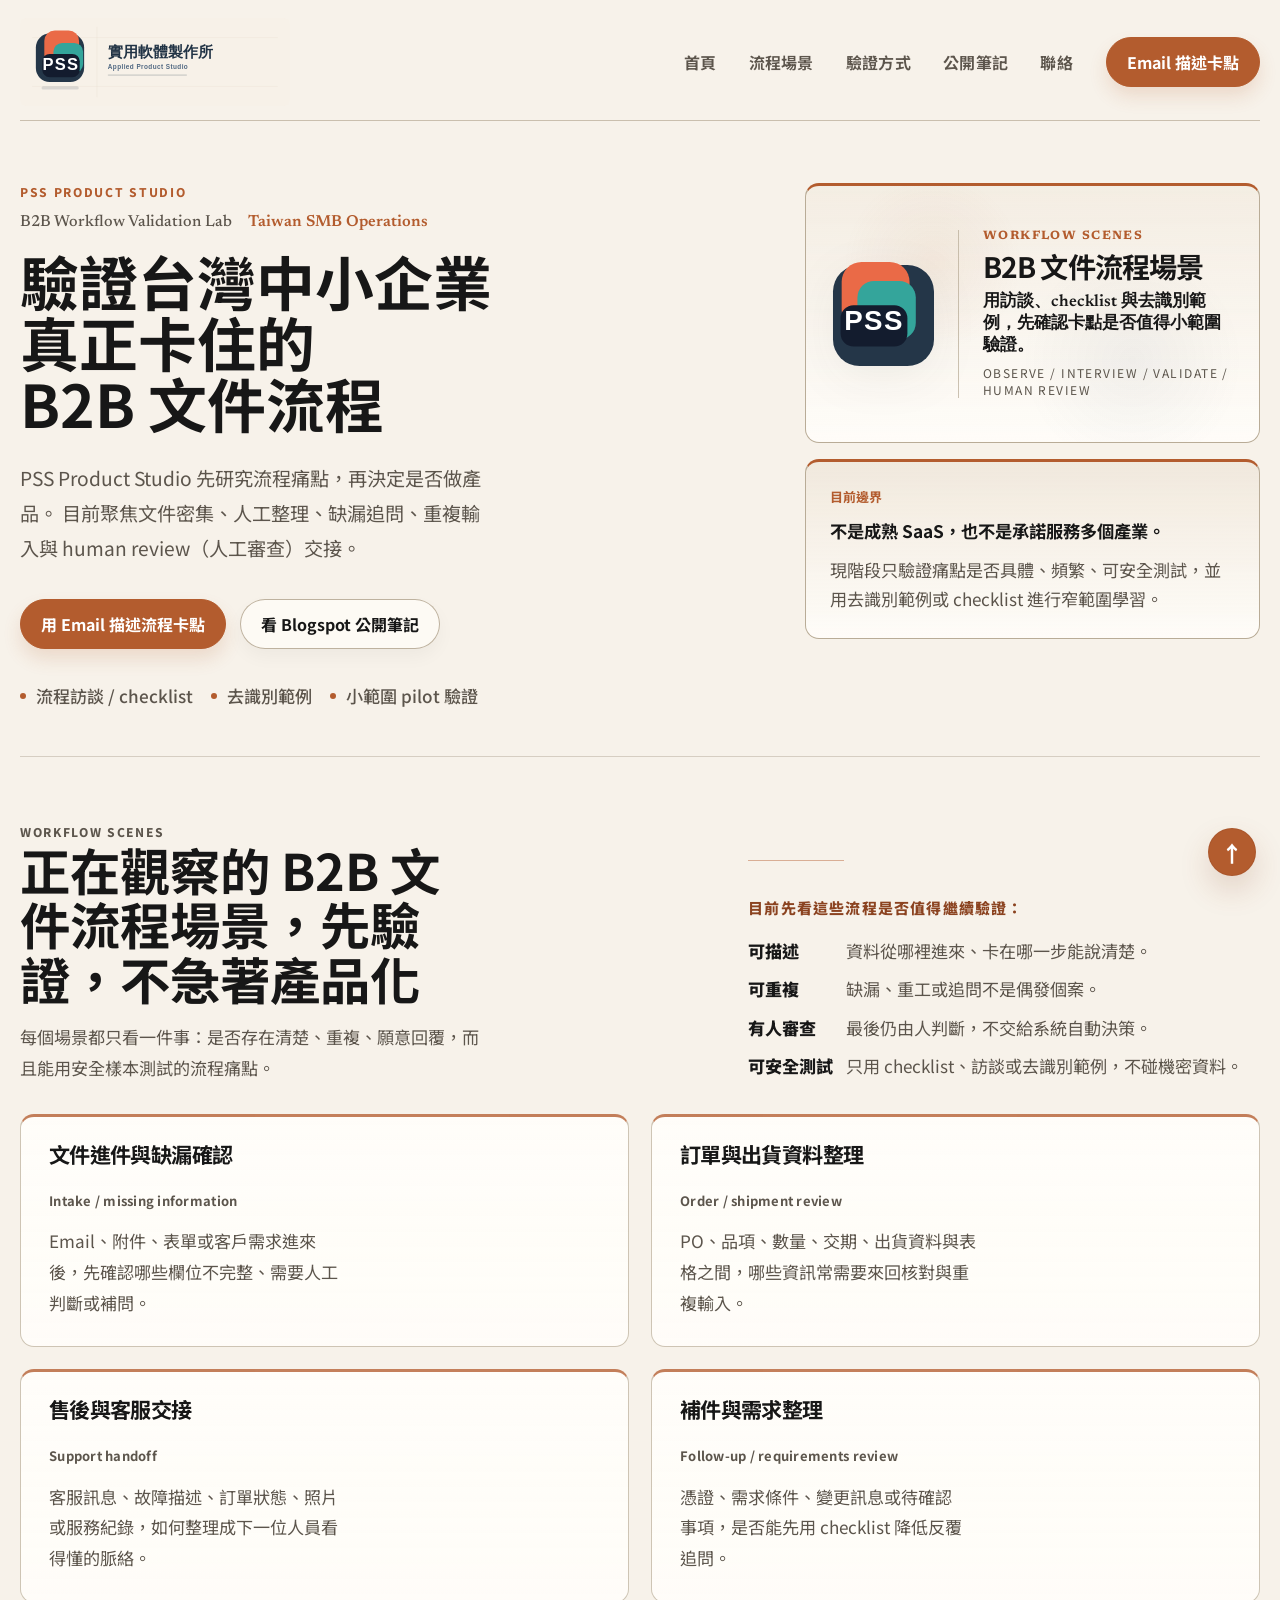
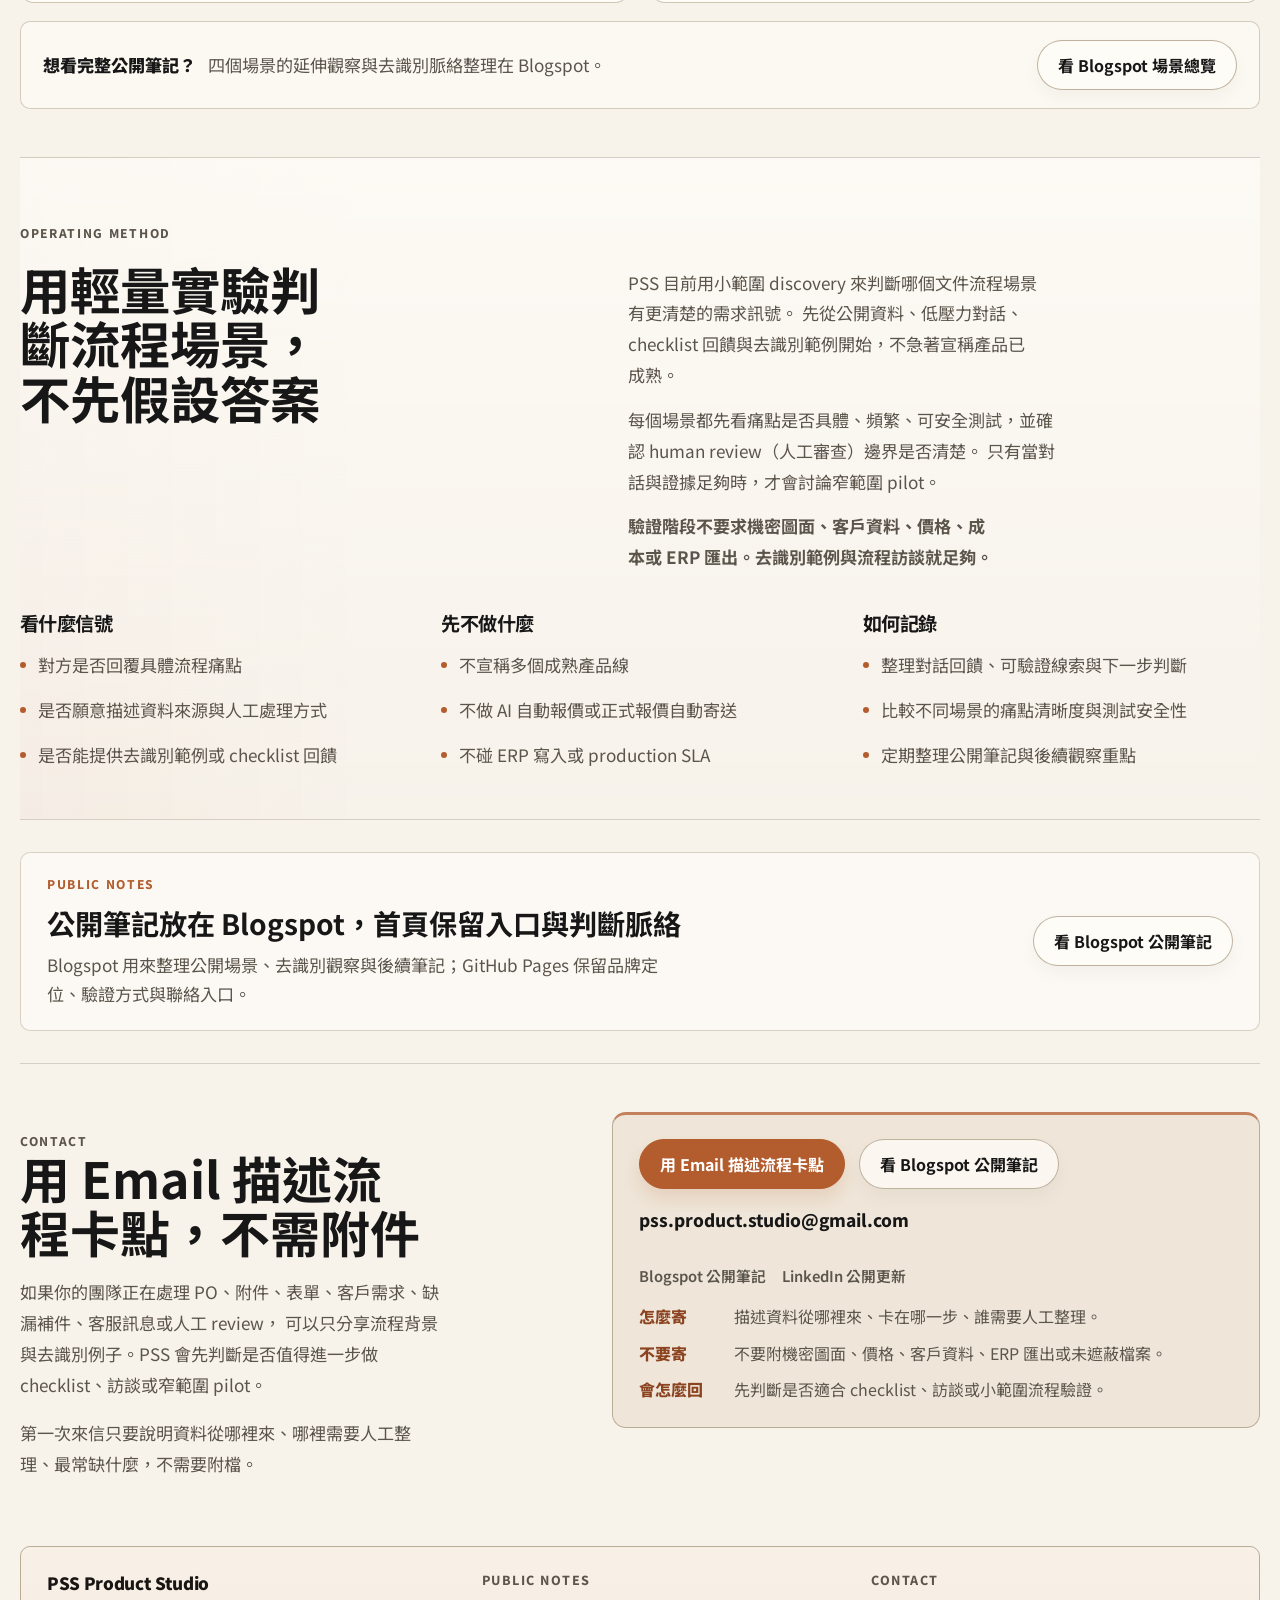
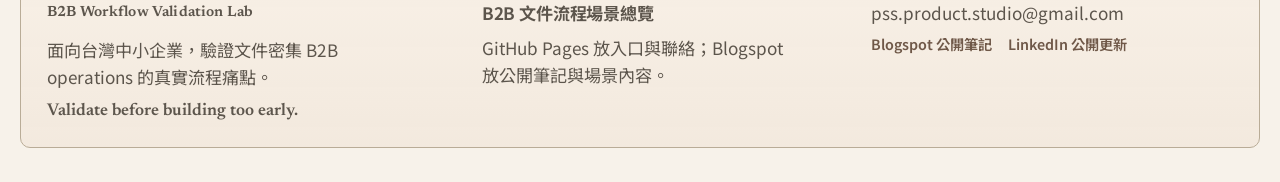
<file: docs/index.html>
<!DOCTYPE html>
<html lang="zh-Hant">
  <head>
    <meta charset="UTF-8" />
    <meta name="viewport" content="width=device-width, initial-scale=1.0" />
    <meta name="color-scheme" content="light only" />
    <meta name="supported-color-schemes" content="light" />
    <meta name="robots" content="index,follow" />
    <meta name="format-detection" content="telephone=no" />
    <title>PSS Product Studio | B2B Workflow Validation Lab</title>
    <meta
      name="description"
      content="PSS Product Studio 是面向台灣中小企業的 B2B Workflow Validation Lab，先驗證文件密集、人工整理、缺漏追問與人工審查交接的真實流程痛點。"
    />
    <meta property="og:site_name" content="PSS Product Studio" />
    <meta property="og:title" content="PSS Product Studio | B2B Workflow Validation Lab" />
    <meta
      property="og:description"
      content="面向台灣中小企業的 B2B workflow validation lab，記錄文件流程探索、訪談、checklist 與去識別範例的市場驗證。"
    />
    <meta property="og:type" content="website" />
    <meta property="og:locale" content="zh_TW" />
    <meta property="og:url" content="https://pssproductstudio.github.io/pss-brand-site/" />
    <meta
      property="og:image"
      content="https://pssproductstudio.github.io/pss-brand-site/assets/pss-ok2-cover-extended.png"
    />
    <meta property="og:image:alt" content="PSS Product Studio 封面圖" />
    <meta name="twitter:card" content="summary_large_image" />
    <meta name="twitter:title" content="PSS Product Studio | B2B Workflow Validation Lab" />
    <meta
      name="twitter:description"
      content="PSS Product Studio 驗證台灣中小企業的 B2B 文件流程痛點，先看卡點，再決定是否做產品。"
    />
    <meta
      name="twitter:image"
      content="https://pssproductstudio.github.io/pss-brand-site/assets/pss-ok2-cover-extended.png"
    />
    <meta name="twitter:image:alt" content="PSS Product Studio 封面圖" />
    <meta name="theme-color" content="#171717" />
    <meta name="apple-mobile-web-app-title" content="PSS" />
    <link rel="canonical" href="https://pssproductstudio.github.io/pss-brand-site/" />
    <link rel="preconnect" href="https://fonts.googleapis.com" />
    <link rel="preconnect" href="https://fonts.gstatic.com" crossorigin />
    <link
      rel="stylesheet"
      href="https://fonts.googleapis.com/css2?family=Newsreader:opsz,wght@6..72,500;6..72,600&family=Noto+Sans+TC:wght@400;500;700;900&display=swap"
    />
    <link rel="icon" type="image/svg+xml" href="./assets/pss-ok2-avatar.svg" />
    <link rel="icon" type="image/png" sizes="32x32" href="./assets/pss-ok2-favicon-32.png" />
    <link rel="icon" type="image/png" sizes="192x192" href="./assets/pss-ok2-favicon-192.png" />
    <link rel="apple-touch-icon" href="./assets/pss-ok2-favicon-192.png" />
    <link rel="manifest" href="./site.webmanifest" />
    <link rel="stylesheet" href="./styles.css?v=20260910-7" />
    <script type="application/ld+json">
      {
        "@context": "https://schema.org",
        "@type": "ProfessionalService",
        "name": "PSS Product Studio",
        "alternateName": "PSS 實用產品製作所",
        "url": "https://pssproductstudio.github.io/pss-brand-site/",
        "description": "B2B workflow validation lab for Taiwan SMB operations, focused on document-heavy workflow discovery and human review handoff.",
        "image": "https://pssproductstudio.github.io/pss-brand-site/assets/pss-ok2-cover-extended.png",
        "logo": "https://pssproductstudio.github.io/pss-brand-site/assets/pss-ok2-avatar.svg",
        "email": "pss.product.studio@gmail.com",
        "areaServed": "TW",
        "serviceType": [
          "B2B Workflow Validation",
          "Workflow Discovery",
          "Human Review Validation"
        ],
        "sameAs": [
          "https://pssproductstudio.blogspot.com/2026/09/b2b.html",
          "https://www.linkedin.com/in/%E5%AF%A6%E7%94%A8%E8%BB%9F%E9%AB%94%E8%A3%BD%E4%BD%9C%E6%89%80-pss-b6646b433/"
        ]
      }
    </script>
  </head>
  <body class="umbrella-home">
    <a class="skip-link" href="#main-content">跳到主要內容</a>
    <div class="site-shell">
      <div id="top"></div>
      <header class="site-header">
        <a class="brandmark" href="#top" aria-label="PSS 首頁">
          <img src="./assets/pss-ok2-primary-logo.svg" alt="PSS Product Studio" />
        </a>
        <nav class="main-nav" aria-label="主選單">
          <a href="#top">首頁</a>
          <a href="#lanes">流程場景</a>
          <a href="#method">驗證方式</a>
          <a href="#notes">公開筆記</a>
          <a href="#contact">聯絡</a>
        </nav>
        <a
          class="button button-primary header-cta"
          href="mailto:pss.product.studio@gmail.com?subject=Workflow%20Bottleneck%20-%20GitHub&body=%E6%82%A8%E5%A5%BD%20PSS%EF%BC%8C%0A%0A%E6%88%91%E6%83%B3%E5%88%86%E4%BA%AB%E4%B8%80%E5%80%8B%20B2B%20%E6%B5%81%E7%A8%8B%E5%8D%A1%E9%BB%9E%E3%80%82%0A%0A1.%20%E8%A1%8C%E6%A5%AD%20%2F%20%E5%9C%98%E9%9A%8A%EF%BC%9A%0A2.%20%E8%B3%87%E8%A8%8A%E5%BE%9E%E5%93%AA%E8%A3%A1%E9%80%B2%E4%BE%86%EF%BC%9A%0A3.%20%E7%8F%BE%E5%9C%A8%E8%A6%81%E4%BA%BA%E5%B7%A5%E6%95%B4%E7%90%86%E7%9A%84%E5%9C%B0%E6%96%B9%EF%BC%9A%0A4.%20%E6%9C%80%E5%B8%B8%E7%BC%BA%E5%B0%91%E6%88%96%E8%A6%81%E8%BF%BD%E5%95%8F%E7%9A%84%E8%B3%87%E8%A8%8A%EF%BC%9A%0A%0A%E8%AB%8B%E4%B8%8D%E8%A6%81%E5%AF%84%E9%80%81%E6%A9%9F%E5%AF%86%E5%9C%96%E9%9D%A2%E3%80%81%E5%83%B9%E6%A0%BC%E3%80%81%E5%AE%A2%E6%88%B6%E8%B3%87%E6%96%99%E3%80%81ERP%20%E5%B0%8E%E5%87%BA%E6%88%96%E6%9C%AA%E9%81%AE%E8%94%BD%E6%AA%94%E6%A1%88%E3%80%82"
          >Email 描述卡點</a
        >
      </header>

      <main id="main-content" tabindex="-1">
        <section class="hero section">
          <div class="hero-copy">
            <p class="eyebrow">PSS Product Studio</p>
            <p class="hero-meta">
              <span>B2B Workflow Validation Lab</span>
              <span>Taiwan SMB Operations</span>
            </p>
            <h1>
              <span class="hero-title-desktop">驗證台灣中小企業</span>
              <span class="hero-title-desktop">真正卡住的</span>
              <span class="hero-title-desktop">B2B 文件流程</span>
              <span class="hero-title-mobile">驗證台灣中小企業真正卡住的 B2B 文件流程</span>
            </h1>
            <p class="lead">
              PSS Product Studio 先研究流程痛點，再決定是否做產品。
              目前聚焦文件密集、人工整理、缺漏追問、重複輸入與 human review（人工審查）交接。
            </p>
            <div class="hero-actions">
              <a
                class="button button-primary"
                href="mailto:pss.product.studio@gmail.com?subject=Workflow%20Bottleneck%20-%20GitHub&body=%E6%82%A8%E5%A5%BD%20PSS%EF%BC%8C%0A%0A%E6%88%91%E6%83%B3%E5%88%86%E4%BA%AB%E4%B8%80%E5%80%8B%20B2B%20%E6%B5%81%E7%A8%8B%E5%8D%A1%E9%BB%9E%E3%80%82%0A%0A1.%20%E8%A1%8C%E6%A5%AD%20%2F%20%E5%9C%98%E9%9A%8A%EF%BC%9A%0A2.%20%E8%B3%87%E8%A8%8A%E5%BE%9E%E5%93%AA%E8%A3%A1%E9%80%B2%E4%BE%86%EF%BC%9A%0A3.%20%E7%8F%BE%E5%9C%A8%E8%A6%81%E4%BA%BA%E5%B7%A5%E6%95%B4%E7%90%86%E7%9A%84%E5%9C%B0%E6%96%B9%EF%BC%9A%0A4.%20%E6%9C%80%E5%B8%B8%E7%BC%BA%E5%B0%91%E6%88%96%E8%A6%81%E8%BF%BD%E5%95%8F%E7%9A%84%E8%B3%87%E8%A8%8A%EF%BC%9A%0A%0A%E8%AB%8B%E4%B8%8D%E8%A6%81%E5%AF%84%E9%80%81%E6%A9%9F%E5%AF%86%E5%9C%96%E9%9D%A2%E3%80%81%E5%83%B9%E6%A0%BC%E3%80%81%E5%AE%A2%E6%88%B6%E8%B3%87%E6%96%99%E3%80%81ERP%20%E5%B0%8E%E5%87%BA%E6%88%96%E6%9C%AA%E9%81%AE%E8%94%BD%E6%AA%94%E6%A1%88%E3%80%82"
                >用 Email 描述流程卡點</a
              >
              <a class="button button-secondary" href="https://pssproductstudio.blogspot.com/2026/09/b2b.html" target="_blank" rel="noopener">看 Blogspot 公開筆記</a>
            </div>
            <ul class="hero-points">
              <li>流程訪談 / checklist</li>
              <li>去識別範例</li>
              <li>小範圍 pilot 驗證</li>
            </ul>
          </div>

          <div class="hero-visual">
            <figure class="hero-figure">
              <div class="hero-brandplate">
                <img
                  class="hero-logo"
                  src="./assets/pss-ok2-icon-mark.svg"
                  alt="PSS Product Studio"
                  decoding="async"
                />
                <figcaption class="hero-brandcopy">
                  <p class="hero-brandeyebrow">Workflow scenes</p>
                  <strong>B2B 文件流程場景</strong>
                  <p class="hero-brandline">用訪談、checklist 與去識別範例，先確認卡點是否值得小範圍驗證。</p>
                  <p class="hero-brandservices">Observe / Interview / Validate / Human Review</p>
                </figcaption>
              </div>
            </figure>
            <article class="hero-note hero-note-accent">
              <p class="hero-note-label">目前邊界</p>
              <strong>不是成熟 SaaS，也不是承諾服務多個產業。</strong>
              <p class="hero-note-copy">
                現階段只驗證痛點是否具體、頻繁、可安全測試，並用去識別範例或 checklist 進行窄範圍學習。
              </p>
            </article>
          </div>
        </section>

        <section id="lanes" class="section">
          <div class="section-heading split-intro">
            <div>
              <p class="eyebrow">Workflow Scenes</p>
              <h2>正在觀察的 B2B 文件流程場景，先驗證，不急著產品化</h2>
              <p>
                每個場景都只看一件事：是否存在清楚、重複、願意回覆，而且能用安全樣本測試的流程痛點。
              </p>
            </div>
            <aside class="intro-checkpoints" aria-label="流程場景判斷點">
              <p>目前先看這些流程是否值得繼續驗證：</p>
              <ul>
                <li><strong>可描述</strong><span>資料從哪裡進來、卡在哪一步能說清楚。</span></li>
                <li><strong>可重複</strong><span>缺漏、重工或追問不是偶發個案。</span></li>
                <li><strong>有人審查</strong><span>最後仍由人判斷，不交給系統自動決策。</span></li>
                <li><strong>可安全測試</strong><span>只用 checklist、訪談或去識別範例，不碰機密資料。</span></li>
              </ul>
            </aside>
          </div>

          <div class="service-grid scene-grid">
            <article class="service-card">
              <h3>文件進件與缺漏確認</h3>
              <p class="card-kicker">Intake / missing information</p>
              <p>Email、附件、表單或客戶需求進來後，先確認哪些欄位不完整、需要人工判斷或補問。</p>
            </article>
            <article class="service-card">
              <h3>訂單與出貨資料整理</h3>
              <p class="card-kicker">Order / shipment review</p>
              <p>PO、品項、數量、交期、出貨資料與表格之間，哪些資訊常需要來回核對與重複輸入。</p>
            </article>
            <article class="service-card">
              <h3>售後與客服交接</h3>
              <p class="card-kicker">Support handoff</p>
              <p>客服訊息、故障描述、訂單狀態、照片或服務紀錄，如何整理成下一位人員看得懂的脈絡。</p>
            </article>
            <article class="service-card">
              <h3>補件與需求整理</h3>
              <p class="card-kicker">Follow-up / requirements review</p>
              <p>憑證、需求條件、變更訊息或待確認事項，是否能先用 checklist 降低反覆追問。</p>
            </article>
          </div>
          <div class="scene-followup">
            <p>
              <strong>想看完整公開筆記？</strong>
              <span>四個場景的延伸觀察與去識別脈絡整理在 Blogspot。</span>
            </p>
            <a class="button button-secondary" href="https://pssproductstudio.blogspot.com/2026/09/b2b.html" target="_blank" rel="noopener">看 Blogspot 場景總覽</a>
          </div>
        </section>

        <section id="method" class="section about-section">
          <div class="section-heading">
            <p class="eyebrow">Operating Method</p>
            <h2>用輕量實驗判斷流程場景，不先假設答案</h2>
            <div class="about-copy">
              <p>
                PSS 目前用小範圍 discovery 來判斷哪個文件流程場景有更清楚的需求訊號。
                先從公開資料、低壓力對話、checklist 回饋與去識別範例開始，不急著宣稱產品已成熟。
              </p>
              <p>
                每個場景都先看痛點是否具體、頻繁、可安全測試，並確認 human review（人工審查）邊界是否清楚。
                只有當對話與證據足夠時，才會討論窄範圍 pilot。
              </p>
              <p class="about-claim">
                驗證階段不要求機密圖面、客戶資料、價格、成本或 ERP 匯出。去識別範例與流程訪談就足夠。
              </p>
            </div>
          </div>

          <div class="three-column-grid">
            <article class="info-block">
              <h3>看什麼信號</h3>
              <ul class="plain-list">
                <li>對方是否回覆具體流程痛點</li>
                <li>是否願意描述資料來源與人工處理方式</li>
                <li>是否能提供去識別範例或 checklist 回饋</li>
              </ul>
            </article>
            <article class="info-block">
              <h3>先不做什麼</h3>
              <ul class="plain-list">
                <li>不宣稱多個成熟產品線</li>
                <li>不做 AI 自動報價或正式報價自動寄送</li>
                <li>不碰 ERP 寫入或 production SLA</li>
              </ul>
            </article>
            <article class="info-block">
              <h3>如何記錄</h3>
              <ul class="plain-list">
                <li>整理對話回饋、可驗證線索與下一步判斷</li>
                <li>比較不同場景的痛點清晰度與測試安全性</li>
                <li>定期整理公開筆記與後續觀察重點</li>
              </ul>
            </article>
          </div>
        </section>

        <section id="notes" class="section notes-section">
          <div class="notes-panel">
            <div>
              <p class="eyebrow">Public Notes</p>
              <h2>公開筆記放在 Blogspot，首頁保留入口與判斷脈絡</h2>
              <p>
                Blogspot 用來整理公開場景、去識別觀察與後續筆記；GitHub Pages 保留品牌定位、驗證方式與聯絡入口。
              </p>
            </div>
            <a class="button button-secondary" href="https://pssproductstudio.blogspot.com/2026/09/b2b.html" target="_blank" rel="noopener">看 Blogspot 公開筆記</a>
          </div>
        </section>

        <section id="contact" class="section contact-section">
          <div class="contact-copy">
            <p class="eyebrow">Contact</p>
            <h2>用 Email 描述流程卡點，不需附件</h2>
            <p>
              如果你的團隊正在處理 PO、附件、表單、客戶需求、缺漏補件、客服訊息或人工 review，
              可以只分享流程背景與去識別例子。PSS 會先判斷是否值得進一步做 checklist、訪談或窄範圍 pilot。
            </p>
            <p>
              第一次來信只要說明資料從哪裡來、哪裡需要人工整理、最常缺什麼，不需要附檔。
            </p>
          </div>

          <div class="contact-panel">
            <div class="contact-actions">
              <a
                class="button button-primary"
                href="mailto:pss.product.studio@gmail.com?subject=Workflow%20Bottleneck%20-%20GitHub&body=%E6%82%A8%E5%A5%BD%20PSS%EF%BC%8C%0A%0A%E6%88%91%E6%83%B3%E5%88%86%E4%BA%AB%E4%B8%80%E5%80%8B%20B2B%20%E6%B5%81%E7%A8%8B%E5%8D%A1%E9%BB%9E%E3%80%82%0A%0A1.%20%E8%A1%8C%E6%A5%AD%20%2F%20%E5%9C%98%E9%9A%8A%EF%BC%9A%0A2.%20%E8%B3%87%E8%A8%8A%E5%BE%9E%E5%93%AA%E8%A3%A1%E9%80%B2%E4%BE%86%EF%BC%9A%0A3.%20%E7%8F%BE%E5%9C%A8%E8%A6%81%E4%BA%BA%E5%B7%A5%E6%95%B4%E7%90%86%E7%9A%84%E5%9C%B0%E6%96%B9%EF%BC%9A%0A4.%20%E6%9C%80%E5%B8%B8%E7%BC%BA%E5%B0%91%E6%88%96%E8%A6%81%E8%BF%BD%E5%95%8F%E7%9A%84%E8%B3%87%E8%A8%8A%EF%BC%9A%0A%0A%E8%AB%8B%E4%B8%8D%E8%A6%81%E5%AF%84%E9%80%81%E6%A9%9F%E5%AF%86%E5%9C%96%E9%9D%A2%E3%80%81%E5%83%B9%E6%A0%BC%E3%80%81%E5%AE%A2%E6%88%B6%E8%B3%87%E6%96%99%E3%80%81ERP%20%E5%B0%8E%E5%87%BA%E6%88%96%E6%9C%AA%E9%81%AE%E8%94%BD%E6%AA%94%E6%A1%88%E3%80%82"
                >用 Email 描述流程卡點</a
              >
              <a class="button button-secondary" href="https://pssproductstudio.blogspot.com/2026/09/b2b.html" target="_blank" rel="noopener">看 Blogspot 公開筆記</a>
            </div>
            <p class="contact-email">
              <a href="mailto:pss.product.studio@gmail.com">pss.product.studio@gmail.com</a>
            </p>
            <div class="contact-socials" aria-label="公開連結">
              <a class="social-link" href="https://pssproductstudio.blogspot.com/2026/09/b2b.html" target="_blank" rel="noopener">Blogspot 公開筆記</a>
              <a class="social-link" href="https://www.linkedin.com/in/%E5%AF%A6%E7%94%A8%E8%BB%9F%E9%AB%94%E8%A3%BD%E4%BD%9C%E6%89%80-pss-b6646b433/" target="_blank" rel="noopener">LinkedIn 公開更新</a>
            </div>
            <div class="contact-guide" aria-label="第一次來信建議">
              <p><strong>怎麼寄</strong><span>描述資料從哪裡來、卡在哪一步、誰需要人工整理。</span></p>
              <p><strong>不要寄</strong><span>不要附機密圖面、價格、客戶資料、ERP 匯出或未遮蔽檔案。</span></p>
              <p><strong>會怎麼回</strong><span>先判斷是否適合 checklist、訪談或小範圍流程驗證。</span></p>
            </div>
          </div>
        </section>
      </main>

      <footer class="site-footer">
        <div class="footer-panel">
          <div class="footer-brand">
            <strong>PSS Product Studio</strong>
            <p class="footer-subtitle">B2B Workflow Validation Lab</p>
            <p class="footer-summary">面向台灣中小企業，驗證文件密集 B2B operations 的真實流程痛點。</p>
            <p class="footer-slogan">Validate before building too early.</p>
          </div>
          <div class="footer-bridge">
            <p class="footer-bridge-title">Public notes</p>
            <p class="footer-bridge-list">B2B 文件流程場景總覽</p>
            <p class="footer-bridge-copy">GitHub Pages 放入口與聯絡；Blogspot 放公開筆記與場景內容。</p>
          </div>
          <div class="footer-meta">
            <p class="footer-meta-title">Contact</p>
            <p><a href="mailto:pss.product.studio@gmail.com">pss.product.studio@gmail.com</a></p>
            <div class="footer-socials" aria-label="公開連結">
              <a class="social-link" href="https://pssproductstudio.blogspot.com/2026/09/b2b.html" target="_blank" rel="noopener">Blogspot 公開筆記</a>
              <a class="social-link" href="https://www.linkedin.com/in/%E5%AF%A6%E7%94%A8%E8%BB%9F%E9%AB%94%E8%A3%BD%E4%BD%9C%E6%89%80-pss-b6646b433/" target="_blank" rel="noopener">LinkedIn 公開更新</a>
            </div>
          </div>
        </div>
      </footer>
    </div>
    <a class="back-to-top" href="#top" aria-label="回到頁面頂端">↑</a>
    <script src="./script.js?v=20260910-1"></script>
  </body>
</html>
</file>
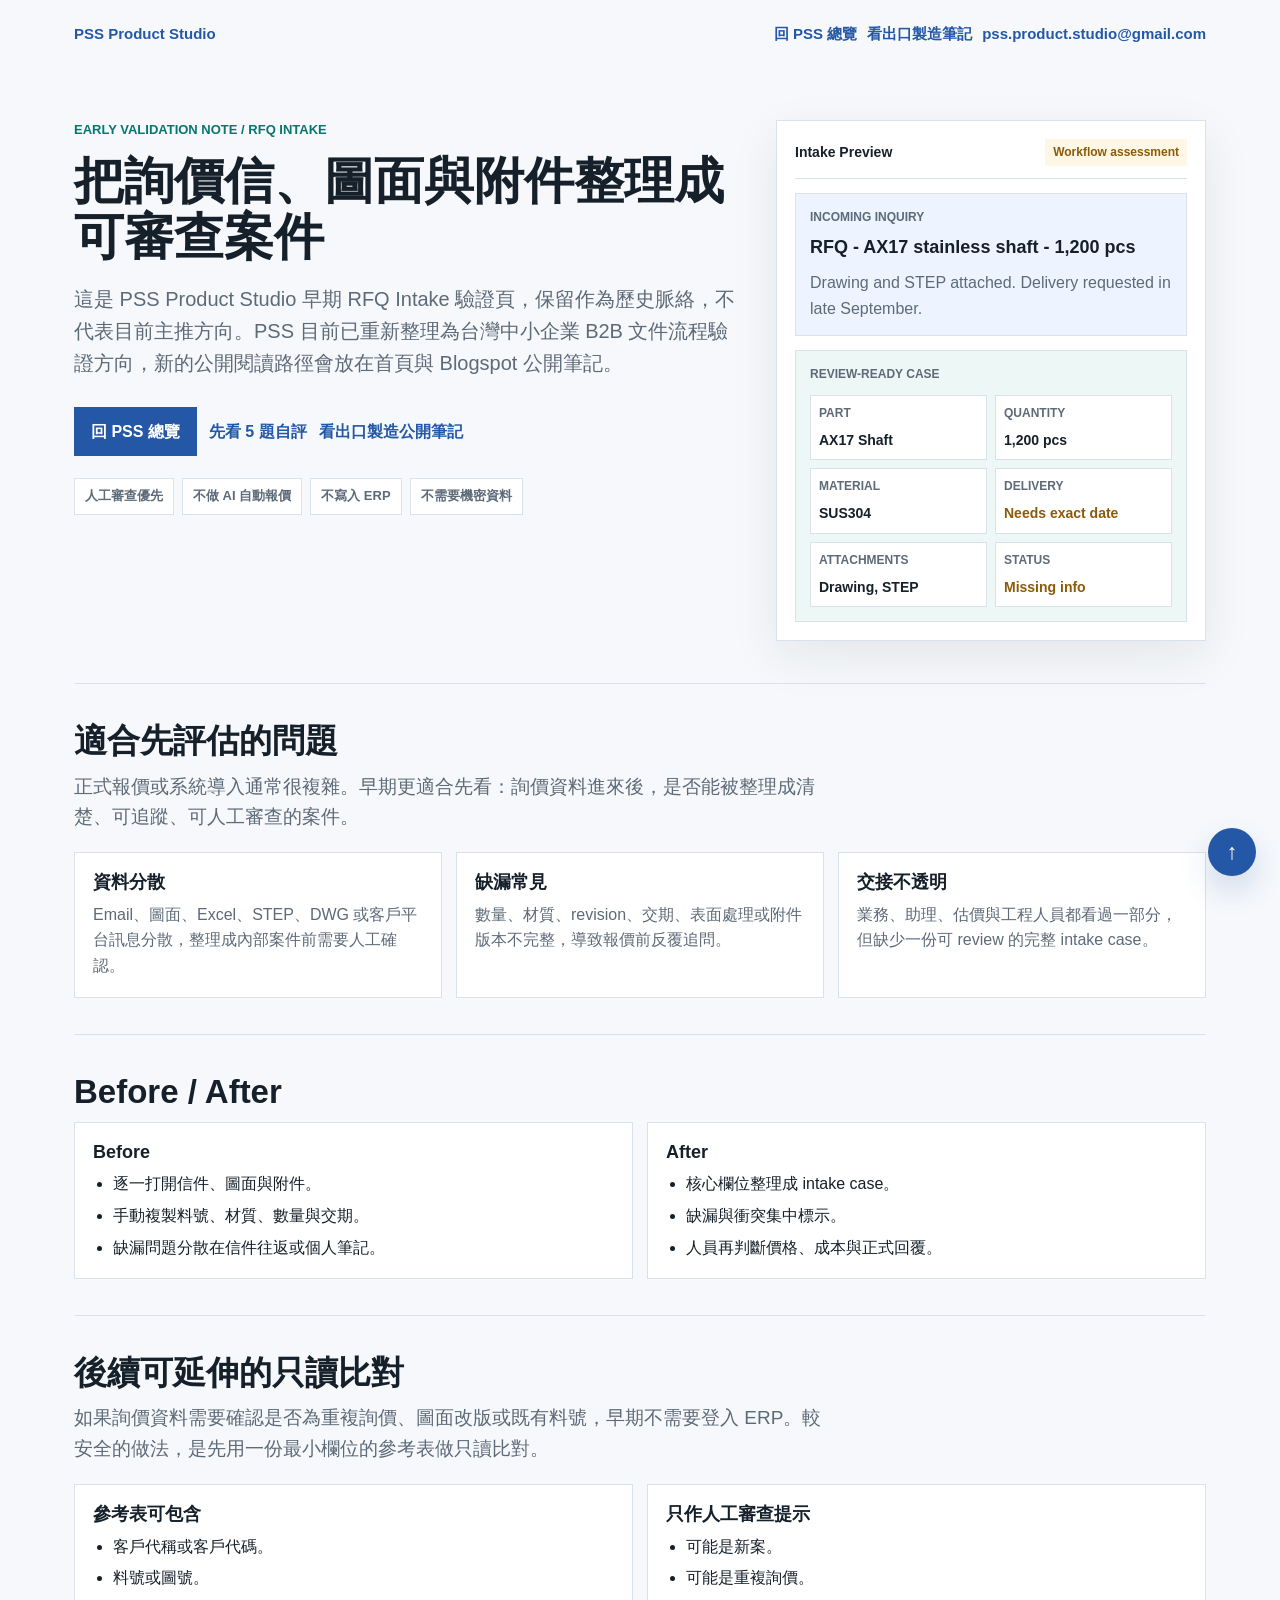
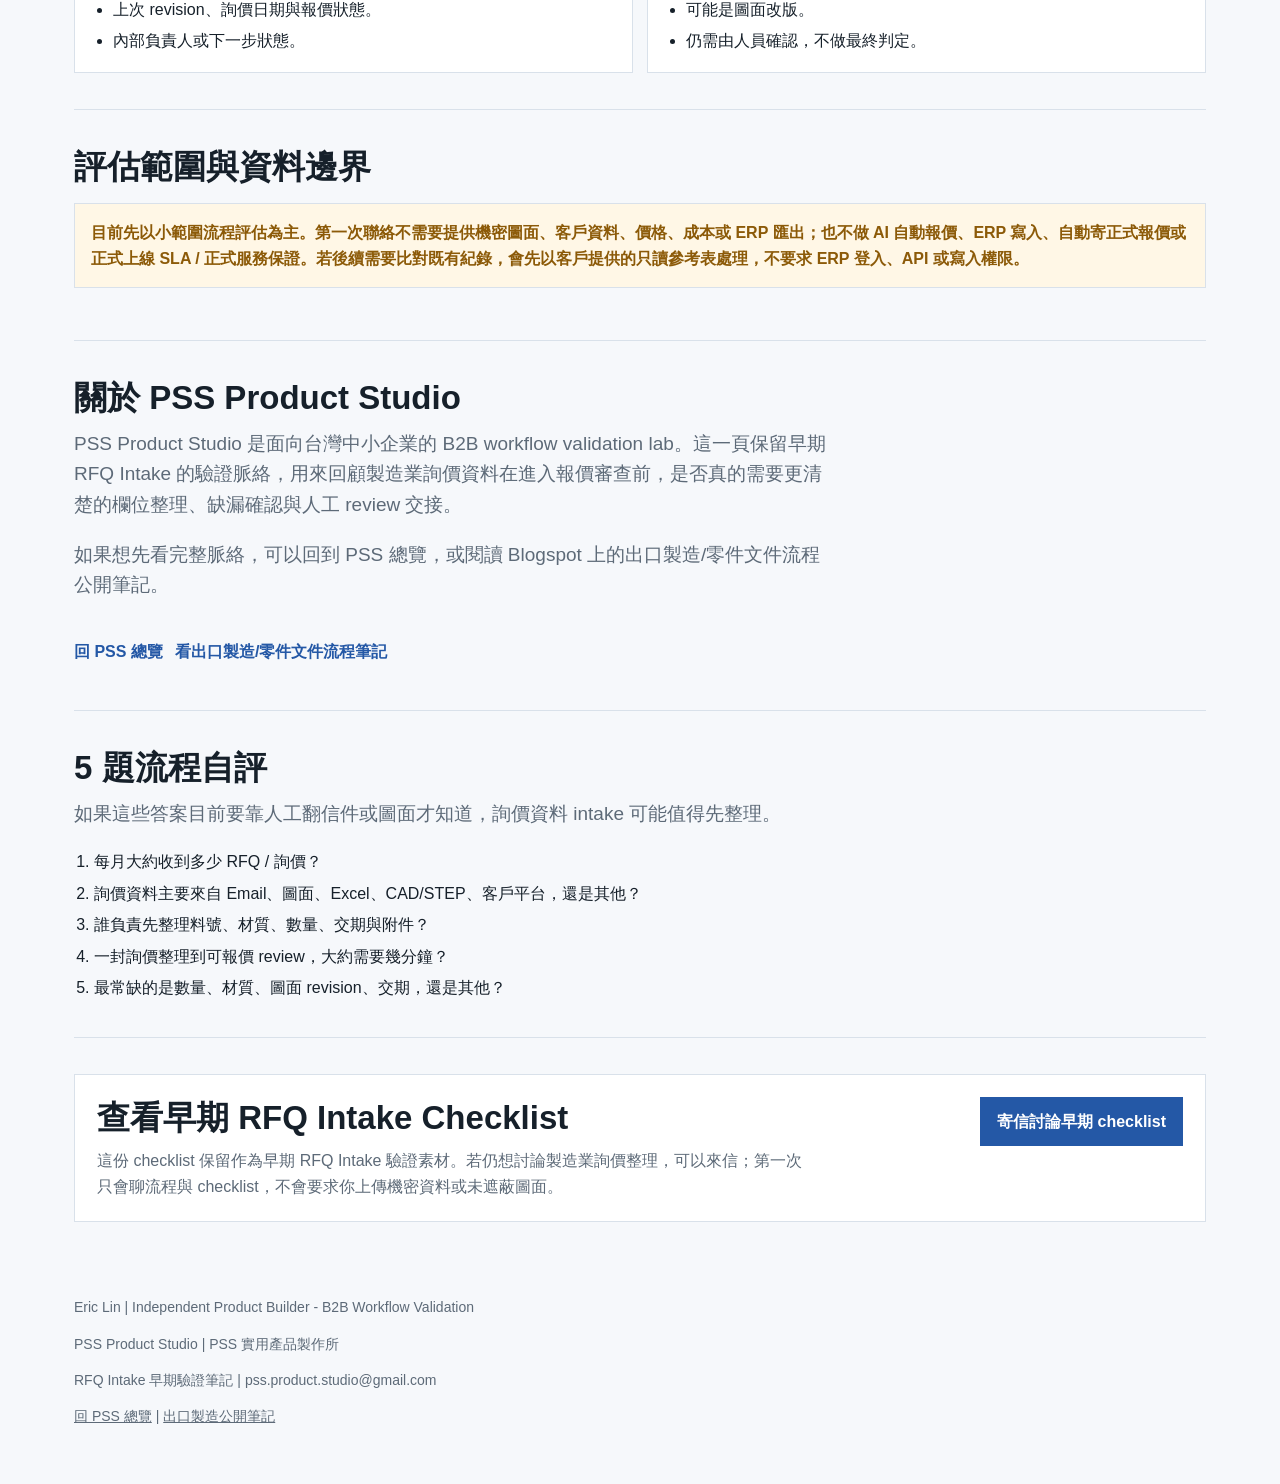
<file: docs/rfq-intake.html>
<!doctype html>
<html lang="zh-Hant">
<head>
  <meta charset="utf-8">
  <meta name="viewport" content="width=device-width, initial-scale=1">
  <meta name="color-scheme" content="light only">
  <meta name="supported-color-schemes" content="light">
  <title>RFQ Intake 早期驗證筆記 | PSS Product Studio</title>
  <meta name="description" content="PSS Product Studio 的早期 RFQ Intake 驗證筆記，保留製造業詢價資料整理、缺漏確認與人工 review 交接的歷史脈絡。">
  <link rel="canonical" href="https://pssproductstudio.github.io/pss-brand-site/rfq-intake.html">
  <meta property="og:title" content="RFQ Intake 早期驗證筆記 | PSS Product Studio">
  <meta property="og:description" content="保留早期 RFQ Intake 驗證脈絡：詢價信、圖面、附件、缺漏確認與人工 review 交接。">
  <meta property="og:type" content="website">
  <meta property="og:locale" content="zh_TW">
  <meta property="og:url" content="https://pssproductstudio.github.io/pss-brand-site/rfq-intake.html">
  <meta property="og:image" content="https://pssproductstudio.github.io/pss-brand-site/assets/pss-ok2-cover-extended.png">
  <meta property="og:image:alt" content="PSS Product Studio RFQ Intake 封面圖">
  <meta name="twitter:card" content="summary_large_image">
  <meta name="twitter:title" content="RFQ Intake 早期驗證筆記 | PSS Product Studio">
  <meta name="twitter:description" content="PSS Product Studio 的早期 RFQ Intake 驗證筆記，保留詢價資料整理與人工 review 的歷史脈絡。">
  <meta name="twitter:image" content="https://pssproductstudio.github.io/pss-brand-site/assets/pss-ok2-cover-extended.png">
  <meta name="twitter:image:alt" content="PSS Product Studio RFQ Intake 封面圖">
  <link rel="icon" type="image/svg+xml" href="./assets/pss-ok2-avatar.svg">
  <link rel="icon" type="image/png" sizes="32x32" href="./assets/pss-ok2-favicon-32.png">
  <link rel="icon" type="image/png" sizes="192x192" href="./assets/pss-ok2-favicon-192.png">
  <link rel="apple-touch-icon" href="./assets/pss-ok2-favicon-192.png">
  <style>
    :root {
      color-scheme: light only;
      --bg: #f6f8fb;
      --paper: #ffffff;
      --ink: #16202a;
      --muted: #5d6a78;
      --line: #d9e1ea;
      --blue: #2458a6;
      --blue-soft: #edf4ff;
      --teal: #08756f;
      --teal-soft: #edf8f6;
      --amber: #8c5a08;
      --amber-soft: #fff7e6;
      --shadow: 0 16px 46px rgba(22, 32, 42, .08);
    }

    * {
      box-sizing: border-box;
    }

    body {
      background: var(--bg);
      color: var(--ink);
      color-scheme: light only;
      font-family: Arial, "Noto Sans TC", "Microsoft JhengHei", sans-serif;
      line-height: 1.6;
      margin: 0;
    }

    a {
      color: inherit;
    }

    .wrap {
      margin: 0 auto;
      max-width: 1180px;
      padding: 0 24px;
    }

    .nav {
      align-items: center;
      display: flex;
      justify-content: space-between;
      padding: 22px 0;
    }

    .brand {
      font-size: 16px;
      font-weight: 800;
    }

    .nav a {
      color: var(--blue);
      font-size: 15px;
      font-weight: 700;
      text-decoration: none;
    }

    .nav-actions {
      align-items: center;
      display: flex;
      flex-wrap: wrap;
      gap: 10px;
      justify-content: flex-end;
    }

    .nav-home {
      color: var(--blue);
      font-weight: 800;
      text-decoration: none;
    }

    .hero {
      display: grid;
      gap: 40px;
      grid-template-columns: minmax(0, 1fr) 430px;
      padding: 52px 0 42px;
    }

    .eyebrow {
      color: var(--teal);
      font-size: 13px;
      font-weight: 800;
      letter-spacing: 0;
      margin: 0 0 12px;
      text-transform: uppercase;
    }

    h1 {
      font-size: 50px;
      letter-spacing: 0;
      line-height: 1.12;
      margin: 0 0 18px;
      max-width: 700px;
    }

    .lead {
      color: var(--muted);
      font-size: 20px;
      margin: 0;
      max-width: 700px;
    }

    .actions {
      align-items: center;
      display: flex;
      flex-wrap: wrap;
      gap: 12px;
      margin-top: 28px;
    }

    .button {
      background: var(--blue);
      color: #ffffff;
      display: inline-block;
      font-weight: 800;
      padding: 12px 17px;
      text-decoration: none;
    }

    .text-link {
      color: var(--blue);
      font-weight: 800;
      padding: 10px 0;
      text-decoration: none;
    }

    .trust-row {
      display: flex;
      flex-wrap: wrap;
      gap: 8px;
      margin-top: 22px;
    }

    .trust-row span {
      background: var(--paper);
      border: 1px solid var(--line);
      color: var(--muted);
      font-size: 13px;
      font-weight: 800;
      padding: 7px 10px;
    }

    .preview {
      background: var(--paper);
      border: 1px solid var(--line);
      box-shadow: var(--shadow);
      padding: 18px;
    }

    .preview-top {
      align-items: center;
      border-bottom: 1px solid var(--line);
      display: flex;
      justify-content: space-between;
      padding-bottom: 12px;
    }

    .preview-title {
      font-size: 14px;
      font-weight: 800;
    }

    .preview-note {
      background: var(--amber-soft);
      color: var(--amber);
      font-size: 12px;
      font-weight: 800;
      padding: 4px 8px;
    }

    .mail-preview {
      background: var(--blue-soft);
      border: 1px solid var(--line);
      margin-top: 14px;
      padding: 14px;
    }

    .case-preview {
      background: var(--teal-soft);
      border: 1px solid var(--line);
      margin-top: 14px;
      padding: 14px;
    }

    .label {
      color: var(--muted);
      display: block;
      font-size: 12px;
      font-weight: 800;
      margin-bottom: 6px;
      text-transform: uppercase;
    }

    .subject {
      font-size: 18px;
      font-weight: 800;
      margin: 0 0 8px;
    }

    .small {
      color: var(--muted);
      margin: 0;
    }

    .fields {
      display: grid;
      gap: 8px;
      grid-template-columns: 1fr 1fr;
      margin-top: 10px;
    }

    .field {
      background: var(--paper);
      border: 1px solid var(--line);
      min-height: 62px;
      padding: 8px;
    }

    .field b {
      display: block;
      font-size: 14px;
      margin-top: 2px;
    }

    .missing {
      color: var(--amber);
    }

    section {
      border-top: 1px solid var(--line);
      padding: 36px 0;
    }

    h2 {
      font-size: 33px;
      letter-spacing: 0;
      line-height: 1.25;
      margin: 0 0 10px;
    }

    .section-lead {
      color: var(--muted);
      font-size: 19px;
      margin: 0 0 20px;
      max-width: 760px;
    }

    .cards {
      display: grid;
      gap: 14px;
      grid-template-columns: repeat(3, 1fr);
    }

    .card,
    .panel {
      background: var(--paper);
      border: 1px solid var(--line);
      padding: 18px;
    }

    .card h3,
    .panel h3 {
      font-size: 18px;
      line-height: 1.25;
      margin: 0 0 8px;
    }

    .card p {
      color: var(--muted);
      margin: 0;
    }

    .two {
      display: grid;
      gap: 14px;
      grid-template-columns: 1fr 1fr;
    }

    ul,
    ol {
      margin: 0;
      padding-left: 20px;
    }

    li + li {
      margin-top: 6px;
    }

    .scope {
      background: var(--amber-soft);
      border: 1px solid var(--line);
      color: var(--amber);
      font-weight: 700;
      padding: 16px;
    }

    .cta {
      align-items: start;
      background: var(--paper);
      border: 1px solid var(--line);
      display: grid;
      gap: 18px;
      grid-template-columns: minmax(0, 1fr) auto;
      padding: 22px;
    }

    .cta p {
      color: var(--muted);
      margin: 0;
      max-width: 720px;
    }

    footer {
      color: var(--muted);
      font-size: 14px;
      padding: 24px 0 42px;
    }

    .back-to-top {
      align-items: center;
      background: var(--blue);
      border-radius: 999px;
      bottom: 24px;
      box-shadow: 0 14px 30px rgba(36, 88, 166, .18);
      color: #fff;
      display: inline-flex;
      font-size: 22px;
      font-weight: 800;
      height: 48px;
      justify-content: center;
      line-height: 1;
      position: fixed;
      right: 24px;
      text-decoration: none;
      width: 48px;
      z-index: 20;
    }

    .back-to-top:hover,
    .back-to-top:focus-visible {
      background: #173f7e;
      transform: translateY(-2px);
    }

    @media (max-width: 900px) {
      .hero,
      .cards,
      .two,
      .cta {
        grid-template-columns: 1fr;
      }

      h1 {
        font-size: 38px;
      }

      .preview {
        max-width: 560px;
      }
    }

    @media (max-width: 560px) {
      .wrap {
        padding: 0 18px;
      }

      .nav {
        align-items: flex-start;
        flex-direction: column;
        gap: 8px;
      }

      h1 {
        font-size: 33px;
      }

      h2 {
        font-size: 25px;
      }

      .lead,
      .section-lead {
        font-size: 17px;
      }

      .actions {
        align-items: stretch;
        flex-direction: column;
      }

      .button,
      .text-link {
        text-align: center;
        width: 100%;
      }

      .back-to-top {
        bottom: 14px;
        font-size: 20px;
        height: 42px;
        right: 14px;
        width: 42px;
      }

      .fields {
        grid-template-columns: 1fr;
      }
    }
  </style>
</head>
<body>
  <div id="top"></div>
  <div class="wrap">
    <nav class="nav" aria-label="Page header">
      <a class="brand nav-home" href="./">PSS Product Studio</a>
      <div class="nav-actions">
        <a href="./">回 PSS 總覽</a>
        <a href="https://pssproductstudio.blogspot.com/2026/09/blog-post.html" target="_blank" rel="noopener">看出口製造筆記</a>
        <a href="mailto:pss.product.studio@gmail.com">pss.product.studio@gmail.com</a>
      </div>
    </nav>

    <header class="hero">
      <div>
        <p class="eyebrow">Early Validation Note / RFQ Intake</p>
        <h1>把詢價信、圖面與附件整理成可審查案件</h1>
        <p class="lead">這是 PSS Product Studio 早期 RFQ Intake 驗證頁，保留作為歷史脈絡，不代表目前主推方向。PSS 目前已重新整理為台灣中小企業 B2B 文件流程驗證方向，新的公開閱讀路徑會放在首頁與 Blogspot 公開筆記。</p>
        <div class="actions">
          <a class="button" href="./">回 PSS 總覽</a>
          <a class="text-link" href="#questions">先看 5 題自評</a>
          <a class="text-link" href="https://pssproductstudio.blogspot.com/2026/09/blog-post.html" target="_blank" rel="noopener">看出口製造公開筆記</a>
        </div>
        <div class="trust-row" aria-label="Assessment boundaries">
          <span>人工審查優先</span>
          <span>不做 AI 自動報價</span>
          <span>不寫入 ERP</span>
          <span>不需要機密資料</span>
        </div>
      </div>

      <aside class="preview" aria-label="Inquiry intake preview">
        <div class="preview-top">
          <span class="preview-title">Intake Preview</span>
          <span class="preview-note">Workflow assessment</span>
        </div>
        <div class="mail-preview">
          <span class="label">Incoming inquiry</span>
          <p class="subject">RFQ - AX17 stainless shaft - 1,200 pcs</p>
          <p class="small">Drawing and STEP attached. Delivery requested in late September.</p>
        </div>
        <div class="case-preview">
          <span class="label">Review-ready case</span>
          <div class="fields">
            <div class="field"><span class="label">Part</span><b>AX17 Shaft</b></div>
            <div class="field"><span class="label">Quantity</span><b>1,200 pcs</b></div>
            <div class="field"><span class="label">Material</span><b>SUS304</b></div>
            <div class="field"><span class="label">Delivery</span><b class="missing">Needs exact date</b></div>
            <div class="field"><span class="label">Attachments</span><b>Drawing, STEP</b></div>
            <div class="field"><span class="label">Status</span><b class="missing">Missing info</b></div>
          </div>
        </div>
      </aside>
    </header>

    <main>
      <section>
        <h2>適合先評估的問題</h2>
        <p class="section-lead">正式報價或系統導入通常很複雜。早期更適合先看：詢價資料進來後，是否能被整理成清楚、可追蹤、可人工審查的案件。</p>
        <div class="cards">
          <article class="card">
            <h3>資料分散</h3>
            <p>Email、圖面、Excel、STEP、DWG 或客戶平台訊息分散，整理成內部案件前需要人工確認。</p>
          </article>
          <article class="card">
            <h3>缺漏常見</h3>
            <p>數量、材質、revision、交期、表面處理或附件版本不完整，導致報價前反覆追問。</p>
          </article>
          <article class="card">
            <h3>交接不透明</h3>
            <p>業務、助理、估價與工程人員都看過一部分，但缺少一份可 review 的完整 intake case。</p>
          </article>
        </div>
      </section>

      <section>
        <h2>Before / After</h2>
        <div class="two">
          <div class="panel">
            <h3>Before</h3>
            <ul>
              <li>逐一打開信件、圖面與附件。</li>
              <li>手動複製料號、材質、數量與交期。</li>
              <li>缺漏問題分散在信件往返或個人筆記。</li>
            </ul>
          </div>
          <div class="panel">
            <h3>After</h3>
            <ul>
              <li>核心欄位整理成 intake case。</li>
              <li>缺漏與衝突集中標示。</li>
              <li>人員再判斷價格、成本與正式回覆。</li>
            </ul>
          </div>
        </div>
      </section>

      <section>
        <h2>後續可延伸的只讀比對</h2>
        <p class="section-lead">如果詢價資料需要確認是否為重複詢價、圖面改版或既有料號，早期不需要登入 ERP。較安全的做法，是先用一份最小欄位的參考表做只讀比對。</p>
        <div class="two">
          <div class="panel">
            <h3>參考表可包含</h3>
            <ul>
              <li>客戶代稱或客戶代碼。</li>
              <li>料號或圖號。</li>
              <li>上次 revision、詢價日期與報價狀態。</li>
              <li>內部負責人或下一步狀態。</li>
            </ul>
          </div>
          <div class="panel">
            <h3>只作人工審查提示</h3>
            <ul>
              <li>可能是新案。</li>
              <li>可能是重複詢價。</li>
              <li>可能是圖面改版。</li>
              <li>仍需由人員確認，不做最終判定。</li>
            </ul>
          </div>
        </div>
      </section>

      <section>
        <h2>評估範圍與資料邊界</h2>
        <p class="scope">目前先以小範圍流程評估為主。第一次聯絡不需要提供機密圖面、客戶資料、價格、成本或 ERP 匯出；也不做 AI 自動報價、ERP 寫入、自動寄正式報價或正式上線 SLA / 正式服務保證。若後續需要比對既有紀錄，會先以客戶提供的只讀參考表處理，不要求 ERP 登入、API 或寫入權限。</p>
      </section>

      <section>
        <h2>關於 PSS Product Studio</h2>
        <p class="section-lead">PSS Product Studio 是面向台灣中小企業的 B2B workflow validation lab。這一頁保留早期 RFQ Intake 的驗證脈絡，用來回顧製造業詢價資料在進入報價審查前，是否真的需要更清楚的欄位整理、缺漏確認與人工 review 交接。</p>
        <p class="section-lead">如果想先看完整脈絡，可以回到 PSS 總覽，或閱讀 Blogspot 上的出口製造/零件文件流程公開筆記。</p>
        <div class="actions">
          <a class="text-link" href="./">回 PSS 總覽</a>
          <a class="text-link" href="https://pssproductstudio.blogspot.com/2026/09/blog-post.html" target="_blank" rel="noopener">看出口製造/零件文件流程筆記</a>
        </div>
      </section>

      <section id="questions">
        <h2>5 題流程自評</h2>
        <p class="section-lead">如果這些答案目前要靠人工翻信件或圖面才知道，詢價資料 intake 可能值得先整理。</p>
        <ol>
          <li>每月大約收到多少 RFQ / 詢價？</li>
          <li>詢價資料主要來自 Email、圖面、Excel、CAD/STEP、客戶平台，還是其他？</li>
          <li>誰負責先整理料號、材質、數量、交期與附件？</li>
          <li>一封詢價整理到可報價 review，大約需要幾分鐘？</li>
          <li>最常缺的是數量、材質、圖面 revision、交期，還是其他？</li>
        </ol>
      </section>

      <section>
        <div class="cta">
          <div>
            <h2>查看早期 RFQ Intake Checklist</h2>
            <p>這份 checklist 保留作為早期 RFQ Intake 驗證素材。若仍想討論製造業詢價整理，可以來信；第一次只會聊流程與 checklist，不會要求你上傳機密資料或未遮蔽圖面。</p>
          </div>
          <a class="button" href="mailto:pss.product.studio@gmail.com?subject=%E6%83%B3%E8%AB%8B%E6%95%99%E6%97%A9%E6%9C%9F%20RFQ%20Intake%20Checklist&body=%E6%82%A8%E5%A5%BD%20PSS%EF%BC%8C%0A%0A%E6%88%91%E6%83%B3%E4%BA%86%E8%A7%A3%E6%97%A9%E6%9C%9F%20RFQ%20Intake%20Checklist%20%E7%9A%84%E6%B5%81%E7%A8%8B%E6%95%B4%E7%90%86%E6%96%B9%E5%BC%8F%E3%80%82%0A%0A%E5%8F%AF%E9%81%B8%E5%A1%AB%EF%BC%9A%0A1.%20%E6%AF%8F%E6%9C%88%20RFQ%20%2F%20%E8%A9%A2%E5%83%B9%E9%87%8F%EF%BC%9A%0A2.%20%E4%B8%BB%E8%A6%81%E8%A9%A2%E5%83%B9%E4%BE%86%E6%BA%90%EF%BC%88Email%20%2F%20%E5%9C%96%E9%9D%A2%20%2F%20Excel%20%2F%20CAD%2FSTEP%20%2F%20%E5%AE%A2%E6%88%B6%E5%B9%B3%E5%8F%B0%EF%BC%89%EF%BC%9A%0A3.%20%E6%9C%80%E5%B8%B8%E7%BC%BA%E5%B0%91%E6%88%96%E8%A1%9D%E7%AA%81%E7%9A%84%E8%B3%87%E8%A8%8A%EF%BC%9A%0A%0A%E7%9B%AE%E5%89%8D%E4%B8%8D%E6%9C%83%E5%AF%84%E9%80%81%E6%A9%9F%E5%AF%86%E5%9C%96%E9%9D%A2%E3%80%81%E5%AE%A2%E6%88%B6%E8%B3%87%E6%96%99%E3%80%81%E5%83%B9%E6%A0%BC%E3%80%81%E6%88%90%E6%9C%AC%E6%88%96%20ERP%20%E5%8C%AF%E5%87%BA%E3%80%82">寄信討論早期 checklist</a>
        </div>
      </section>
    </main>

    <footer>
      <p>Eric Lin | Independent Product Builder - B2B Workflow Validation</p>
      <p>PSS Product Studio | PSS 實用產品製作所</p>
      <p>RFQ Intake 早期驗證筆記 | pss.product.studio@gmail.com</p>
      <p><a href="./">回 PSS 總覽</a> | <a href="https://pssproductstudio.blogspot.com/2026/09/blog-post.html" target="_blank" rel="noopener">出口製造公開筆記</a></p>
    </footer>
  </div>
  <a class="back-to-top" href="#top" aria-label="回到頁面頂端">↑</a>
</body>
</html>
</file>
<file: docs/styles.css>
:root {
  color-scheme: light only;
  --bg: #f7f2ea;
  --surface: #fffdf9;
  --surface-muted: #efe6d9;
  --ink: #171717;
  --muted: #5c554c;
  --line: #d7cebf;
  --line-strong: #b9ac97;
  --accent: #b35c2e;
  --accent-deep: #8b4320;
  --font-zh: "Noto Sans TC", sans-serif;
  --font-en: "Newsreader", Georgia, serif;
  --max-width: 1280px;
  --radius-sm: 10px;
  --radius-md: 14px;
}

* {
  box-sizing: border-box;
}

html {
  scroll-behavior: smooth;
}

body {
  margin: 0;
  font-family: var(--font-zh);
  color: var(--ink);
  background: var(--bg);
  color-scheme: light only;
  text-rendering: optimizeLegibility;
}

p,
li {
  font-size: 1.07rem;
  text-wrap: pretty;
}

body.is-scrolled .site-header {
  box-shadow: 0 10px 28px rgba(23, 23, 23, 0.06);
}

img {
  display: block;
  max-width: 100%;
}

a {
  color: inherit;
  text-decoration: none;
}

a:focus-visible,
button:focus-visible {
  outline: 3px solid rgba(179, 92, 46, 0.28);
  outline-offset: 4px;
}

.skip-link {
  position: absolute;
  top: 16px;
  left: 16px;
  z-index: 40;
  padding: 10px 14px;
  color: #fff;
  background: var(--ink);
  border-radius: 999px;
  transform: translateY(-140%);
  transition: transform 180ms ease;
}

.skip-link:focus {
  transform: translateY(0);
}

[id] {
  scroll-margin-top: 110px;
}

section:target {
  animation: sectionPulse 900ms ease;
}

.site-shell {
  width: min(calc(100% - 40px), var(--max-width));
  margin: 0 auto;
}

.site-header {
  position: sticky;
  top: 0;
  z-index: 20;
  display: grid;
  grid-template-columns: auto 1fr auto;
  align-items: center;
  gap: 22px;
  padding: 18px 0 14px;
  background: rgba(247, 242, 234, 0.96);
  border-bottom: 1px solid rgba(185, 172, 151, 0.72);
  backdrop-filter: blur(14px);
}

.brandmark {
  width: min(100%, 270px);
}

.brandmark img {
  width: 100%;
  height: auto;
}

.main-nav {
  display: flex;
  justify-content: center;
  gap: 10px;
  font-size: 16px;
  font-weight: 650;
  color: var(--muted);
  align-items: center;
}

.main-nav a {
  white-space: nowrap;
  padding: 10px 11px;
  border-radius: 999px;
  letter-spacing: 0.02em;
  transition: color 180ms ease, background-color 180ms ease, transform 180ms ease, box-shadow 180ms ease;
}

.main-nav a:hover,
.main-nav a:focus-visible {
  color: var(--ink);
  background: rgba(191, 181, 165, 0.22);
  transform: translateY(-1px);
}

.main-nav a.is-active {
  color: var(--ink);
  background: rgba(179, 92, 46, 0.12);
}

.button {
  display: inline-flex;
  align-items: center;
  justify-content: center;
  min-height: 48px;
  padding: 12px 20px;
  border: 1px solid var(--ink);
  border-radius: var(--radius-sm);
  font-size: 16px;
  font-weight: 700;
  transition: background-color 180ms ease, color 180ms ease, border-color 180ms ease, transform 180ms ease, box-shadow 180ms ease;
}

.button-primary {
  color: #fff;
  background: var(--accent);
  border-color: var(--accent);
  border-radius: 999px;
  box-shadow: 0 10px 18px rgba(179, 92, 46, 0.16);
}

.button-primary:hover,
.button-primary:focus-visible {
  background: var(--accent-deep);
  border-color: var(--accent-deep);
  transform: translateY(-1px);
  box-shadow: 0 12px 22px rgba(139, 67, 32, 0.12);
}

.button-secondary {
  color: var(--ink);
  background: rgba(255, 253, 249, 0.72);
  border-color: rgba(185, 172, 151, 0.92);
  border-radius: 999px;
  box-shadow: 0 8px 18px rgba(23, 23, 23, 0.04);
}

.button-secondary:hover,
.button-secondary:focus-visible {
  background: rgba(239, 230, 217, 0.9);
  border-color: rgba(179, 92, 46, 0.28);
  transform: translateY(-1px);
}

.header-cta {
  white-space: nowrap;
  padding-inline: 20px;
  border-radius: 999px;
  font-size: 16px;
}

.back-to-top {
  position: fixed;
  right: 24px;
  bottom: 24px;
  z-index: 30;
  display: inline-flex;
  align-items: center;
  justify-content: center;
  width: 48px;
  height: 48px;
  color: #fff;
  background: var(--accent);
  border: 1px solid rgba(139, 67, 32, 0.22);
  border-radius: 999px;
  box-shadow: 0 14px 30px rgba(139, 67, 32, 0.18);
  font-size: 22px;
  font-weight: 800;
  line-height: 1;
  transition: background-color 180ms ease, transform 180ms ease, box-shadow 180ms ease;
}

.back-to-top:hover,
.back-to-top:focus-visible {
  background: var(--accent-deep);
  transform: translateY(-2px);
  box-shadow: 0 16px 34px rgba(139, 67, 32, 0.2);
}

.section {
  padding: 48px 0;
  border-top: 1px solid rgba(191, 181, 165, 0.58);
}

.hero {
  display: grid;
  grid-template-columns: minmax(0, 1.24fr) minmax(320px, 0.76fr);
  gap: 42px;
  align-items: start;
  padding-top: 62px;
  border-top: none;
}

.eyebrow {
  margin: 0 0 14px;
  color: var(--accent);
  font-size: 12px;
  font-weight: 800;
  letter-spacing: 0.14em;
  text-transform: uppercase;
}

.hero-meta {
  display: flex;
  flex-wrap: wrap;
  gap: 10px 16px;
  margin: 0 0 20px;
  color: var(--muted);
  font-size: 1rem;
  font-weight: 500;
}

.hero-meta span {
  font-family: var(--font-en);
}

.hero-meta span:last-child {
  color: var(--accent);
  font-weight: 600;
}

.hero h1,
.section-heading h2,
.contact-copy h2 {
  margin: 0;
  line-height: 1.08;
  letter-spacing: 0;
  text-wrap: balance;
}

.hero h1 {
  display: block;
  max-width: 12ch;
  font-size: clamp(2.75rem, 4.6vw, 4.15rem);
  line-height: 1.04;
}

.umbrella-home .hero h1 {
  display: block;
}

.lead,
.section-heading p,
.service-card p,
.info-block li,
.faq-item p,
.content-panel li,
.process-list p,
.scenario-card p,
.contact-copy p,
.contact-hint,
.site-footer p,
.footer-links li {
  color: var(--muted);
  line-height: 1.8;
}

.hero-title-desktop {
  display: block;
  white-space: nowrap;
}

.hero-title-mobile {
  display: none;
}

.lead {
  max-width: 42ch;
  margin: 28px 0 0;
  font-size: 1.2rem;
}

.hero-claim {
  max-width: 26ch;
  margin: 18px 0 0;
  color: var(--ink);
  font-size: 1.02rem;
  font-weight: 700;
  line-height: 1.7;
}

.hero-actions,
.contact-actions {
  display: flex;
  flex-wrap: wrap;
  gap: 14px;
  margin-top: 34px;
}

.hero-points {
  display: flex;
  flex-wrap: wrap;
  gap: 10px 18px;
  margin: 34px 0 0;
  padding: 0;
  list-style: none;
  color: var(--muted);
  font-size: 15px;
  font-weight: 500;
}

.hero-points li {
  position: relative;
  padding-left: 16px;
}

.hero-points li::before {
  content: "";
  position: absolute;
  top: 10px;
  left: 0;
  width: 6px;
  height: 6px;
  background: var(--accent);
  border-radius: 999px;
}

.hero-actions .button-primary,
.contact-actions .button-primary {
  min-width: 132px;
}

.hero-visual {
  display: grid;
  gap: 16px;
  align-content: start;
}

.hero-figure {
  margin: 0;
  display: grid;
  place-items: center;
  min-height: 260px;
  padding: 24px;
  background:
    radial-gradient(circle at 28% 30%, rgba(179, 92, 46, 0.07), transparent 24%),
    radial-gradient(circle at 72% 68%, rgba(35, 58, 79, 0.05), transparent 30%),
    linear-gradient(180deg, rgba(239, 230, 217, 0.42), rgba(255, 253, 249, 0.96));
  border: 1px solid var(--line-strong);
  border-top: 3px solid var(--accent);
  border-radius: var(--radius-md);
  overflow: hidden;
}

.hero-brandplate {
  display: grid;
  grid-template-columns: 104px minmax(0, 1fr);
  gap: 24px;
  align-items: center;
  width: min(100%, 460px);
  padding: 20px 0;
  background: transparent;
}

.hero-logo {
  width: min(100%, 104px);
  height: auto;
  filter: drop-shadow(0 12px 22px rgba(26, 30, 38, 0.06));
}

.hero-brandcopy {
  display: grid;
  gap: 8px;
  padding-left: 24px;
  border-left: 1px solid rgba(185, 172, 151, 0.72);
}

.hero-brandcopy p,
.hero-brandcopy strong {
  margin: 0;
}

.hero-brandeyebrow,
.hero-brandservices {
  font-size: 0.75rem;
  letter-spacing: 0.12em;
  text-transform: uppercase;
}

.hero-brandeyebrow {
  color: var(--accent);
  font-family: var(--font-en);
  font-weight: 700;
}

.hero-brandcopy strong {
  font-size: clamp(1.55rem, 2.2vw, 2rem);
  letter-spacing: -0.03em;
  line-height: 1.15;
}

.hero-brandline {
  color: var(--ink);
  font-family: var(--font-en);
  font-size: 1.04rem;
  font-weight: 600;
}

.hero-brandservices {
  color: var(--muted);
}

.hero-note {
  padding: 24px;
  background: rgba(255, 253, 249, 0.92);
  border: 1px solid var(--line);
  border-radius: var(--radius-md);
}

.hero-note-label,
.card-kicker,
.card-output {
  margin: 0;
  font-size: 13px;
  line-height: 1.7;
}

.hero-note-label,
.card-kicker {
  color: var(--accent);
  font-weight: 700;
}

.hero-note strong {
  display: block;
  margin-top: 10px;
  font-size: 1.08rem;
  line-height: 1.55;
  text-wrap: balance;
}

.hero-note-copy {
  margin: 10px 0 0;
  color: var(--muted);
  line-height: 1.72;
}

.hero-note-accent {
  background: linear-gradient(180deg, rgba(239, 230, 217, 0.78), rgba(255, 253, 249, 0.95));
  border-color: var(--line-strong);
  border-top: 3px solid var(--accent);
}

.section-heading {
  max-width: 760px;
}

.split-intro {
  display: grid;
  grid-template-columns: minmax(0, 0.96fr) minmax(340px, 0.74fr);
  gap: 28px 64px;
  align-items: end;
  max-width: none;
}

.intro-checkpoints {
  position: relative;
  padding: 18px 0 4px;
}

.intro-checkpoints::before {
  content: "";
  position: absolute;
  top: 0;
  left: 0;
  width: 96px;
  height: 1px;
  background: rgba(179, 92, 46, 0.45);
}

.intro-checkpoints p {
  margin: 0;
  max-width: none;
  color: var(--accent-deep);
  font-size: 0.94rem;
  font-weight: 800;
  letter-spacing: 0.08em;
}

.intro-checkpoints ul {
  display: grid;
  gap: 11px;
  margin: 16px 0 0;
  padding: 0;
  list-style: none;
}

.intro-checkpoints li {
  display: grid;
  grid-template-columns: 5em minmax(0, 1fr);
  gap: 12px;
  color: var(--muted);
  line-height: 1.6;
}

.intro-checkpoints strong {
  color: var(--ink);
  font-weight: 800;
}

.intro-checkpoints span {
  min-width: 0;
}

.section-heading h2,
.contact-copy h2 {
  font-size: clamp(2rem, 4vw, 3.15rem);
  max-width: 14.5ch;
}

.section-heading p {
  margin: 16px 0 0;
  max-width: 46ch;
}

.about-section {
  background:
    linear-gradient(180deg, rgba(255, 253, 249, 0.72), rgba(255, 253, 249, 0)),
    linear-gradient(90deg, rgba(179, 92, 46, 0.03), transparent 28%);
}

.fit-section .section-heading,
.about-section .section-heading {
  max-width: 720px;
}

.fit-section .section-heading p,
.about-section .section-heading p {
  max-width: 44ch;
}

.about-section .section-heading {
  display: grid;
  grid-template-columns: minmax(0, 0.88fr) minmax(0, 1fr);
  gap: 18px 52px;
  max-width: none;
  align-items: start;
}

.about-section .eyebrow {
  grid-column: 1 / -1;
  margin-bottom: 0;
}

.about-section .section-heading h2 {
  grid-column: 1;
  max-width: 10.6ch;
}

.about-copy {
  grid-column: 2;
  display: grid;
  gap: 14px;
  padding-top: 6px;
}

.about-copy p {
  margin: 0;
}

.about-claim {
  max-width: 30ch;
  color: var(--ink);
  font-weight: 700;
  line-height: 1.72;
  text-wrap: balance;
}

.two-column-grid,
.three-column-grid,
.service-grid,
.scenario-grid {
  display: grid;
  gap: 22px;
  margin-top: 30px;
}

.two-column-grid {
  grid-template-columns: repeat(2, minmax(0, 1fr));
}

.three-column-grid,
.service-grid {
  grid-template-columns: repeat(3, minmax(0, 1fr));
}

.scenario-grid {
  grid-template-columns: repeat(4, minmax(0, 1fr));
}

.content-panel,
.service-card,
.info-block,
.scenario-card,
.faq-item,
.contact-panel {
  padding: 28px;
  background: var(--surface);
  border: 1px solid var(--line);
  border-radius: var(--radius-md);
}

.fit-section .two-column-grid {
  margin-top: 32px;
  gap: 22px;
}

.fit-section .content-panel {
  padding: 26px 26px 24px;
  background:
    linear-gradient(180deg, rgba(255, 253, 249, 0.98), rgba(255, 253, 249, 0.92));
  border-color: rgba(185, 172, 151, 0.64);
}

.fit-section .content-panel h3 {
  margin-bottom: 16px;
}

.about-section .three-column-grid {
  margin-top: 34px;
  gap: 24px;
}

.notes-section {
  padding: 32px 0;
}

.notes-panel {
  display: grid;
  grid-template-columns: minmax(0, 1fr) auto;
  gap: 22px;
  align-items: center;
  padding: 22px 26px;
  background: rgba(255, 253, 249, 0.64);
  border: 1px solid rgba(185, 172, 151, 0.52);
  border-radius: var(--radius-sm);
  box-shadow: none;
}

.notes-panel h2 {
  max-width: none;
  margin: 0;
  font-size: clamp(1.55rem, 2.2vw, 2.05rem);
  line-height: 1.2;
  letter-spacing: 0;
}

.notes-panel p:not(.eyebrow) {
  max-width: 62ch;
  margin: 10px 0 0;
  color: var(--muted);
  line-height: 1.7;
}

.info-block,
.faq-item {
  background: transparent;
}

.info-block {
  padding: 4px 8px 0 0;
  border: none;
  border-radius: 0;
}

.info-block h3 {
  margin-bottom: 18px;
}

.content-panel h3,
.service-card h3,
.info-block h3,
.process-list h3,
.scenario-card h3 {
  margin: 0 0 14px;
  font-size: 1.2rem;
  line-height: 1.32;
  letter-spacing: -0.03em;
  text-wrap: balance;
}

.plain-list {
  display: grid;
  gap: 14px;
  margin: 0;
  padding: 0;
  list-style: none;
}

.compact-list {
  gap: 10px;
}

.plain-list li {
  position: relative;
  padding-left: 18px;
}

.plain-list li::before {
  content: "";
  position: absolute;
  top: 12px;
  left: 0;
  width: 6px;
  height: 6px;
  background: var(--ink);
  border-radius: 999px;
}

.service-card {
  display: grid;
  gap: 14px;
  align-content: start;
  padding-top: 24px;
  background:
    linear-gradient(180deg, rgba(255, 253, 249, 0.98), rgba(255, 253, 249, 0.92)),
    linear-gradient(180deg, rgba(179, 92, 46, 0.03), transparent 22%);
  border-color: rgba(185, 172, 151, 0.7);
  border-top: 3px solid rgba(179, 92, 46, 0.78);
}

.service-card p,
.faq-item p,
.scenario-card p {
  margin: 0;
}

.service-card > p:not(.card-kicker):not(.card-output) {
  max-width: 30ch;
}

.service-card h3 {
  margin-bottom: 6px;
  font-size: 1.32rem;
}

.card-output {
  color: var(--muted);
  font-weight: 500;
  font-size: 1rem;
  margin-top: 4px;
  padding-top: 14px;
  border-top: 1px solid rgba(191, 181, 165, 0.56);
  max-width: 31ch;
}

.scene-grid {
  grid-template-columns: repeat(2, minmax(0, 1fr));
}

.scene-followup {
  display: grid;
  grid-template-columns: minmax(0, 1fr) auto;
  gap: 18px;
  align-items: center;
  margin-top: 18px;
  padding: 18px 22px;
  background: rgba(255, 253, 249, 0.58);
  border: 1px solid rgba(185, 172, 151, 0.6);
  border-radius: var(--radius-sm);
}

.scene-followup p {
  display: flex;
  flex-wrap: wrap;
  gap: 8px 12px;
  margin: 0;
  color: var(--muted);
  line-height: 1.65;
}

.scene-followup strong {
  color: var(--ink);
  font-weight: 850;
}

.card-reason {
  color: var(--ink);
  font-weight: 600;
  line-height: 1.7;
  min-height: 3.4em;
}

.card-kicker {
  letter-spacing: 0.02em;
}

.section-footnote {
  margin: 14px 0 0;
  color: var(--muted);
  font-size: 0.95rem;
  max-width: 50ch;
}

.info-block .plain-list li::before {
  background: var(--accent);
}

.process-list {
  margin: 28px 0 0;
  padding: 0;
  list-style: none;
  border-top: 1px solid var(--line);
}

.process-list li {
  display: grid;
  grid-template-columns: 72px minmax(0, 1fr);
  gap: 28px;
  padding: 22px 0;
  border-bottom: 1px solid var(--line);
}

.process-list li > div {
  max-width: none;
}

.process-list span {
  display: inline-flex;
  align-items: flex-start;
  justify-content: flex-start;
  color: var(--accent);
  font-family: var(--font-en);
  font-size: 2rem;
  line-height: 1;
}

.process-list p {
  margin: 0;
  max-width: 72ch;
}

#faq {
  display: grid;
  grid-template-columns: minmax(0, 0.92fr) minmax(0, 1.08fr);
  gap: 28px 44px;
  align-items: start;
}

#faq .section-heading {
  max-width: none;
}

#faq .section-heading h2 {
  max-width: 10.8ch;
}

#faq .section-heading p {
  max-width: 28ch;
}

#faq .faq-list {
  display: grid;
  gap: 16px;
  margin-top: 6px;
}

.faq-item {
  padding: 16px 0;
  overflow: hidden;
  border: none;
  border-radius: 0;
  border-top: 1px solid rgba(191, 181, 165, 0.58);
  transition: border-color 180ms ease, background-color 180ms ease;
}

.faq-item summary {
  position: relative;
  display: block;
  padding-right: 34px;
  cursor: pointer;
  font-size: 1.08rem;
  font-weight: 700;
  line-height: 1.5;
  letter-spacing: -0.02em;
  list-style: none;
  max-width: none;
  text-wrap: balance;
}

.faq-item summary:hover,
.faq-item summary:focus-visible {
  color: var(--accent-deep);
}

.faq-item summary::-webkit-details-marker {
  display: none;
}

.faq-item summary::after {
  content: "+";
  position: absolute;
  top: 0;
  right: 0;
  color: var(--accent);
  font-size: 1.3rem;
  font-weight: 700;
  line-height: 1.2;
}

.faq-item[open] summary::after {
  content: "−";
}

.faq-item[open] {
  border-top-color: rgba(179, 92, 46, 0.7);
}

.faq-item p {
  margin: 10px 0 0;
  padding-top: 0;
  border-top: none;
  max-width: 60ch;
}

.scenario-card {
  display: grid;
  align-content: start;
}

.scenario-card h3 {
  max-width: 8.5ch;
}

.scenario-card p {
  max-width: 17ch;
}

.contact-section {
  display: grid;
  grid-template-columns: minmax(0, 0.92fr) minmax(420px, 1.08fr);
  gap: 28px;
  align-items: start;
  column-gap: 40px;
}

.contact-copy h2 {
  max-width: 15.5ch;
  font-size: clamp(2.5rem, 3.9vw, 3.55rem);
}

.contact-copy p {
  margin: 18px 0 0;
  max-width: 42ch;
}

.contact-panel {
  width: 100%;
  min-height: auto;
  max-width: none;
  display: grid;
  gap: 18px;
  padding: 24px 26px;
  justify-self: stretch;
  background: var(--surface-muted);
  border-color: var(--line-strong);
  border-top: 3px solid rgba(179, 92, 46, 0.72);
}

.contact-actions {
  margin-top: 0;
}

.contact-email {
  margin: 0;
  color: var(--ink);
  font-size: 1.08rem;
  font-weight: 800;
  text-wrap: balance;
}

.contact-guide {
  display: grid;
  gap: 10px;
  margin: 2px 0 0;
}

.contact-guide p {
  display: grid;
  grid-template-columns: 5.2em minmax(0, 1fr);
  gap: 12px;
  margin: 0;
  color: var(--muted);
  font-size: 1rem;
  line-height: 1.65;
}

.contact-guide strong {
  color: var(--accent-deep);
  font-weight: 800;
}

.contact-guide span {
  min-width: 0;
}

.contact-email a,
.footer-meta a {
  display: inline-block;
  padding-bottom: 2px;
  border-bottom: 1px solid transparent;
  transition: color 180ms ease, border-color 180ms ease;
}

.contact-email a:hover,
.contact-email a:focus-visible,
.footer-meta a:hover,
.footer-meta a:focus-visible {
  color: var(--accent-deep);
  border-color: rgba(139, 67, 32, 0.4);
}

.contact-socials,
.footer-socials {
  display: flex;
  flex-wrap: wrap;
  gap: 10px 16px;
  align-items: center;
}

.contact-socials {
  margin-top: 16px;
}

.footer-socials {
  justify-content: flex-start;
  margin-top: 0;
}

.footer-socials .social-link,
.footer-socials a.social-link {
  display: inline-flex;
  padding-bottom: 0;
  border-bottom: none;
}

.footer-socials .social-icon {
  width: 13px;
  height: 13px;
}

.social-link {
  display: inline-flex;
  align-items: center;
  gap: 8px;
  min-height: auto;
  padding: 0;
  border: none;
  background: transparent;
  color: var(--muted);
  font-size: 0.92rem;
  font-weight: 600;
  line-height: 1;
  transition: color 180ms ease, transform 180ms ease;
}

a.social-link:hover,
a.social-link:focus-visible {
  color: var(--accent-deep);
  transform: translateY(-1px);
}

.social-link.is-muted {
  color: #7c6758;
  opacity: 0.9;
}

.social-icon {
  width: 14px;
  height: 14px;
  color: var(--accent);
  flex: 0 0 auto;
}

.social-icon svg {
  display: block;
  width: 100%;
  height: 100%;
}

.social-link.is-muted .social-icon {
  color: #7c6758;
}

.contact-hint {
  margin: 0;
  font-size: 0.94rem;
}

.site-footer {
  padding: 18px 0 34px;
}

.footer-panel {
  display: grid;
  grid-template-columns: minmax(0, 1.08fr) minmax(0, 0.96fr) minmax(220px, 0.96fr);
  gap: 18px 28px;
  align-items: start;
  padding: 22px 26px;
  background:
    linear-gradient(180deg, rgba(248, 241, 231, 0.96), rgba(242, 233, 221, 0.94));
  border: 1px solid var(--line-strong);
  border-top: 1px solid var(--line-strong);
  border-radius: var(--radius-sm);
}

.footer-brand {
  display: grid;
  align-content: start;
  padding-top: 1px;
}

.footer-brand strong {
  display: block;
  color: #181512;
  font-size: 1.06rem;
  font-weight: 900;
  letter-spacing: -0.02em;
  text-wrap: balance;
}

.footer-subtitle {
  margin: 6px 0 0;
  color: #866957;
  font-family: var(--font-en);
  font-size: 0.92rem;
  font-weight: 600;
  letter-spacing: 0.01em;
}

.footer-summary {
  margin: 12px 0 0;
  color: #5f5449;
  max-width: 34ch;
}

.footer-bridge {
  display: grid;
  gap: 8px;
  align-content: start;
  padding-top: 2px;
}

.footer-bridge p {
  margin: 0;
}

.footer-bridge-title {
  color: #af6035;
  font-size: 0.78rem;
  font-weight: 800;
  letter-spacing: 0.12em;
  text-transform: uppercase;
}

.footer-bridge-list {
  color: #211c17;
  font-weight: 680;
  line-height: 1.65;
  letter-spacing: -0.01em;
  max-width: 26ch;
}

.footer-bridge-copy {
  color: #74695d;
  max-width: 32ch;
}

.footer-slogan {
  margin: 8px 0 0;
  color: #9b532d;
  font-family: var(--font-en);
  font-weight: 600;
}

.footer-meta {
  display: grid;
  gap: 8px;
  align-content: start;
  justify-self: stretch;
  justify-items: start;
  min-width: 0;
  padding-top: 2px;
  text-align: left;
}

.site-footer p {
  line-height: 1.58;
}

.footer-meta p {
  margin: 0;
}

.footer-meta-title {
  color: #af6035;
  font-size: 0.78rem;
  font-weight: 800;
  letter-spacing: 0.12em;
  text-transform: uppercase;
}

.footer-socials {
  color: #837666;
}

.footer-socials .social-link {
  font-size: 0.89rem;
  font-weight: 600;
}

.footer-socials a.social-link {
  color: #6f5848;
}

.footer-socials .social-icon {
  color: #b26135;
}

.footer-socials .social-link.is-muted {
  color: #968775;
  opacity: 1;
}

.footer-socials .social-link.is-muted .social-icon {
  color: #aa9886;
}

.footer-email {
  color: #26201a;
  font-weight: 800;
  letter-spacing: -0.01em;
}

.footer-copyright {
  color: #8f8376;
  font-size: 0.92rem;
}

@keyframes sectionPulse {
  0% {
    background-color: rgba(179, 92, 46, 0.08);
  }

  100% {
    background-color: transparent;
  }
}

@media (max-width: 1199px) {
  .site-shell {
    width: min(calc(100% - 32px), var(--max-width));
  }

  .site-header {
    grid-template-columns: auto 1fr auto;
    align-items: center;
    gap: 14px 18px;
    padding: 18px 0 14px;
  }

  .brandmark {
    justify-self: start;
    width: min(100%, 230px);
  }

  .main-nav {
    justify-content: end;
    flex-wrap: nowrap;
    gap: 10px 12px;
    font-size: 15px;
  }

  .header-cta {
    justify-self: end;
  }

  .hero {
    grid-template-columns: minmax(0, 1fr) minmax(280px, 0.8fr);
    gap: 30px;
    padding-top: 50px;
  }

  .hero h1 {
    max-width: 12ch;
    font-size: clamp(2.6rem, 4.8vw, 3.7rem);
  }

  .hero-title-desktop {
    display: none;
  }

  .hero-title-mobile {
    display: inline;
  }

  .section {
    padding: 46px 0;
  }

  .three-column-grid,
  .scenario-grid {
    grid-template-columns: repeat(2, minmax(0, 1fr));
  }

  #faq {
    grid-template-columns: minmax(0, 0.88fr) minmax(0, 1.12fr);
  }

  .footer-panel {
    grid-template-columns: minmax(0, 1fr) minmax(0, 0.92fr) minmax(200px, 0.92fr);
  }
}

@media (max-width: 1050px) {
  .service-grid {
    grid-template-columns: repeat(2, minmax(0, 1fr));
  }
}

@media (max-width: 991px) {
  .site-shell {
    width: min(calc(100% - 28px), var(--max-width));
  }

  .section-heading h2,
  .contact-copy h2 {
    font-size: clamp(2rem, 5.6vw, 2.8rem);
    max-width: none;
  }

  .split-intro {
    grid-template-columns: 1fr;
    gap: 20px;
  }

  .intro-checkpoints {
    max-width: 720px;
    padding-top: 18px;
  }

  .about-section .section-heading {
    display: block;
  }

  .about-copy {
    padding-top: 0;
  }

  .two-column-grid,
  .three-column-grid,
  .service-grid,
  .scenario-grid {
    grid-template-columns: 1fr;
  }

  .hero {
    grid-template-columns: 1fr;
    gap: 28px;
  }

  .hero-figure {
    min-height: 220px;
    padding: 18px;
  }

  .hero-brandplate {
    grid-template-columns: 88px minmax(0, 1fr);
    width: 100%;
  }

  .hero-logo {
    width: min(100%, 88px);
  }

  .hero-visual {
    max-width: 760px;
  }

  .hero-claim,
  .lead,
  .section-heading p,
  .about-copy p,
  .process-list p,
  .faq-item p,
  .contact-copy p {
    max-width: none;
  }

  .process-list li {
    grid-template-columns: 60px 1fr;
    gap: 14px;
  }

  .process-list p {
    max-width: none;
  }

  #faq {
    display: block;
  }

  #faq .section-heading {
    max-width: 760px;
  }

  #faq .faq-list {
    margin-top: 24px;
  }

  .contact-section {
    grid-template-columns: 1fr;
  }

  .footer-panel {
    grid-template-columns: 1fr;
    gap: 16px;
  }

  .footer-summary,
  .footer-bridge-list,
  .footer-bridge-copy {
    max-width: none;
  }

  .notes-panel {
    grid-template-columns: 1fr;
    align-items: start;
  }

  .scene-followup {
    grid-template-columns: 1fr;
    align-items: start;
  }
}

@media (max-width: 820px) {
  .site-shell {
    width: min(calc(100% - 24px), var(--max-width));
  }

  .section {
    padding: 38px 0;
  }

  .notes-section {
    padding: 28px 0;
  }

  .site-header {
    grid-template-columns: 1fr;
    align-items: start;
    gap: 10px;
    padding: 12px 0 10px;
  }

  .hero {
    gap: 20px;
    padding-top: 20px;
  }

  .hero h1,
  .section-heading h2,
  .contact-copy h2 {
    font-size: clamp(2.3rem, 10vw, 3.2rem);
  }

  .brandmark {
    width: min(100%, 184px);
  }

  .main-nav {
    justify-content: flex-start;
    flex-wrap: wrap;
    gap: 8px;
    font-size: 15px;
  }

  .main-nav a {
    padding: 8px 10px;
  }

  .hero-meta {
    display: grid;
    gap: 6px;
  }

  .header-cta {
    display: none;
  }

  .hero-note {
    padding: 18px;
  }

  .hero-brandplate {
    grid-template-columns: 84px minmax(0, 1fr);
    gap: 18px;
    padding: 16px 0;
  }

  .hero-logo {
    width: min(100%, 84px);
  }

  .hero-brandcopy strong {
    font-size: 1.35rem;
  }

  .hero-brandcopy {
    padding-left: 18px;
  }

  .process-list li {
    grid-template-columns: 56px 1fr;
  }
}

@media (max-width: 767px) and (orientation: landscape) {
  .site-header {
    position: static;
  }

  .hero {
    padding-top: 26px;
  }

  .hero h1 {
    max-width: none;
    font-size: clamp(2.2rem, 6vw, 3rem);
  }

  .section {
    padding: 34px 0;
  }
}

@media (max-width: 479px) {
  .site-shell {
    width: min(calc(100% - 20px), var(--max-width));
  }

  .button {
    width: 100%;
  }

  .back-to-top {
    right: 14px;
    bottom: 14px;
    width: 42px;
    height: 42px;
    font-size: 20px;
  }

  .hero-actions,
  .contact-actions,
  .contact-socials {
    display: grid;
    grid-template-columns: 1fr;
  }

  .footer-socials {
    display: flex;
    grid-template-columns: none;
    flex-wrap: wrap;
    gap: 8px 12px;
  }

  .hero-points {
    display: grid;
    gap: 10px;
  }

  .hero h1,
  .section-heading h2,
  .contact-copy h2 {
    font-size: clamp(1.82rem, 9.8vw, 2.28rem);
  }

  .content-panel,
  .service-card,
  .info-block,
  .scenario-card,
  .contact-panel {
    padding: 18px;
  }

  .intro-checkpoints li {
    grid-template-columns: 4.8em minmax(0, 1fr);
    gap: 10px;
  }

  .notes-panel {
    padding: 18px;
  }

  .notes-panel h2 {
    font-size: 1.55rem;
  }

  .scene-followup {
    padding: 18px;
  }

  .scene-followup p {
    display: grid;
    gap: 6px;
  }

  .contact-guide p {
    grid-template-columns: 1fr;
    gap: 4px;
  }

  .footer-panel {
    padding: 18px;
  }

  .faq-item {
    padding: 16px 0;
  }

  .hero-brandplate {
    grid-template-columns: 1fr;
    justify-items: start;
    gap: 16px;
    padding: 8px 0 0;
  }

  .hero-logo {
    width: 84px;
  }

  .hero-brandcopy {
    width: 100%;
    padding-left: 0;
    padding-top: 14px;
    border-left: none;
    border-top: 1px solid rgba(185, 172, 151, 0.72);
  }

  .hero-brandcopy strong {
    font-size: 1.2rem;
  }

  .hero-brandline {
    font-size: 0.92rem;
  }

  .hero-brandeyebrow,
  .hero-brandservices {
    letter-spacing: 0.08em;
  }

  .faq-item summary {
    font-size: 1rem;
  }

  .process-list li {
    grid-template-columns: 1fr;
  }

  .process-list span {
    font-size: 1.6rem;
  }
}

@media (prefers-reduced-motion: reduce) {
  html {
    scroll-behavior: auto;
  }

  *,
  *::before,
  *::after {
    animation-duration: 0.01ms !important;
    animation-iteration-count: 1 !important;
    transition-duration: 0.01ms !important;
  }
}
</file>
